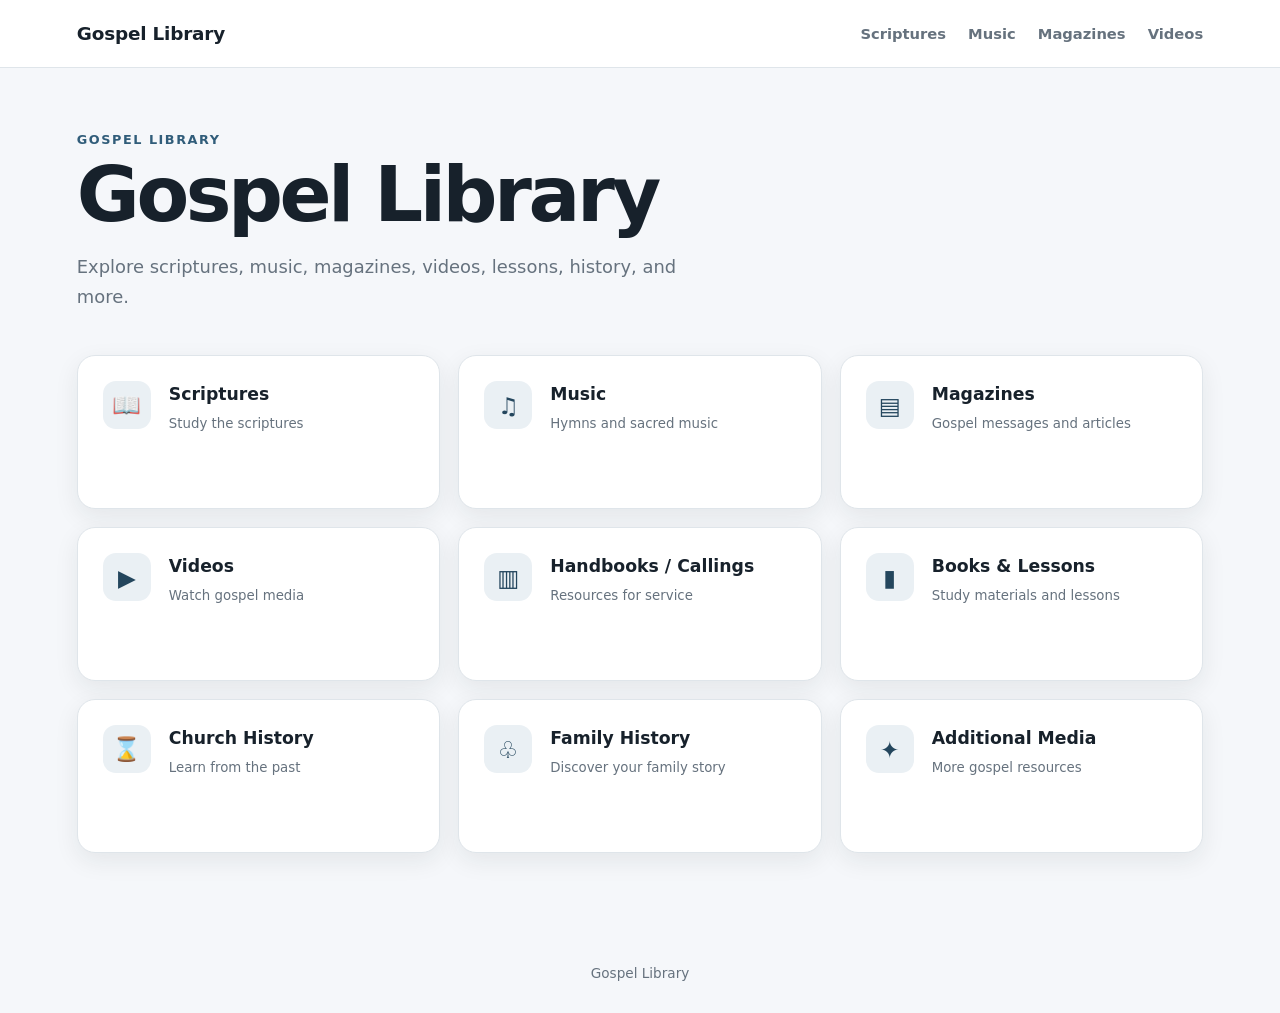
<file: index.html>
<!DOCTYPE html>
<html lang="en">
<head>
  <meta charset="UTF-8">
  <meta name="viewport" content="width=device-width, initial-scale=1.0">
  <title>Gospel Library</title>
  <link rel="stylesheet" href="styles.css">
  <link rel="stylesheet" href="home.css">
</head>
<body>
  <header class="site-header">
    <a class="brand" href="index.html">Gospel Library</a>
    <nav class="main-nav" aria-label="Main navigation">
      <a href="scriptures.html">Scriptures</a>
      <a href="music.html">Music</a>
      <a href="magazines.html">Magazines</a>
      <a href="videos.html">Videos</a>
    </nav>
  </header>

  <main class="home">
    <section class="hero">
      <p class="eyebrow">Gospel Library</p>
      <h1>Gospel Library</h1>
      <p class="hero-text">Explore scriptures, music, magazines, videos, lessons, history, and more.</p>
    </section>

    <section class="card-grid" aria-label="Gospel Library collections">
      <a class="library-card scriptures-card" href="scriptures.html">
        <span class="card-icon">📖</span>
        <span><strong>Scriptures</strong><small>Study the scriptures</small></span>
      </a>
      <a class="library-card music-card" href="music.html">
        <span class="card-icon">♫</span>
        <span><strong>Music</strong><small>Hymns and sacred music</small></span>
      </a>
      <a class="library-card magazine-card" href="magazines.html">
        <span class="card-icon">▤</span>
        <span><strong>Magazines</strong><small>Gospel messages and articles</small></span>
      </a>
      <a class="library-card videos-card" href="videos.html">
        <span class="card-icon">▶</span>
        <span><strong>Videos</strong><small>Watch gospel media</small></span>
      </a>
      <a class="library-card handbooks-card" href="handbooks.html">
        <span class="card-icon">▥</span>
        <span><strong>Handbooks / Callings</strong><small>Resources for service</small></span>
      </a>
      <a class="library-card books-card" href="books.html">
        <span class="card-icon">▮</span>
        <span><strong>Books &amp; Lessons</strong><small>Study materials and lessons</small></span>
      </a>
      <a class="library-card history-card" href="church-history.html">
        <span class="card-icon">⌛</span>
        <span><strong>Church History</strong><small>Learn from the past</small></span>
      </a>
      <a class="library-card family-card" href="family-history.html">
        <span class="card-icon">♧</span>
        <span><strong>Family History</strong><small>Discover your family story</small></span>
      </a>
      <a class="library-card media-card" href="#">
        <span class="card-icon">✦</span>
        <span><strong>Additional Media</strong><small>More gospel resources</small></span>
      </a>
    </section>
  </main>

  <footer class="site-footer">Gospel Library</footer>
</body>
</html>
</file>
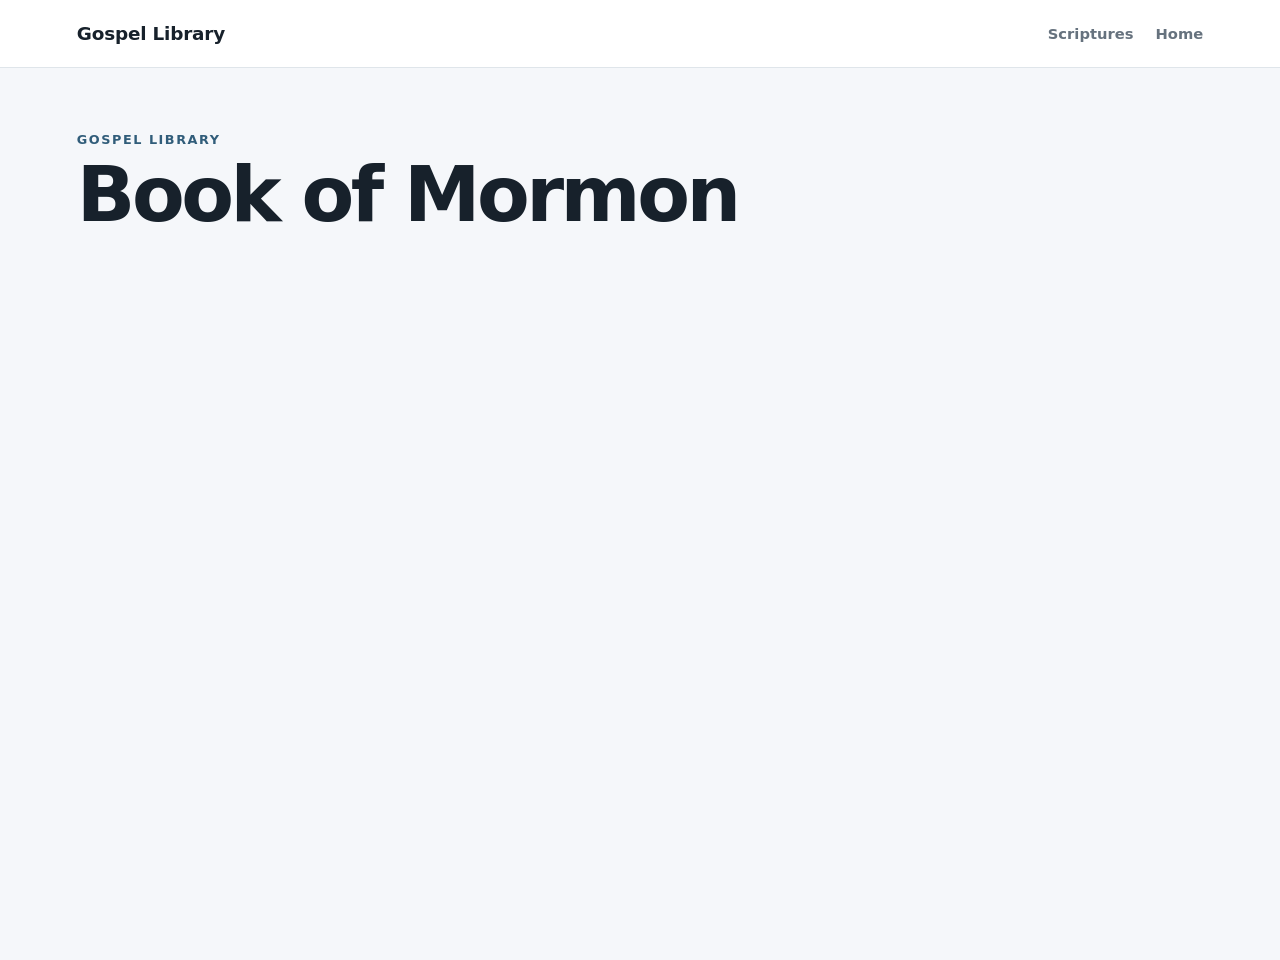
<file: bom.html>
<!DOCTYPE html>
<html lang="en">
<head>
  <meta charset="UTF-8">
  <meta name="viewport" content="width=device-width, initial-scale=1.0">
  <title>Gospel Library</title>
  <link rel="stylesheet" href="styles.css">
  <link rel="stylesheet" href="home.css">
</head>
<body>
  <header class="site-header">
    <a class="brand" href="index.html">Gospel Library</a>
    <nav class="main-nav" aria-label="Main navigation">
      <a href="scriptures.html">Scriptures</a>
      <a href="index.html">Home</a>
    </nav>
  </header>

  <main class="home">
    <section class="hero">
      <p class="eyebrow">Gospel Library</p>
      <h1>Book of Mormon</h1>
    </section>
    
    
<iframe src="https://codehs.com/uploads/5071c4f83218a25461b2760357668795" width="100%" height="600px" style="border: none;">
  This browser does not support embedded PDFs.
</iframe>
</file>
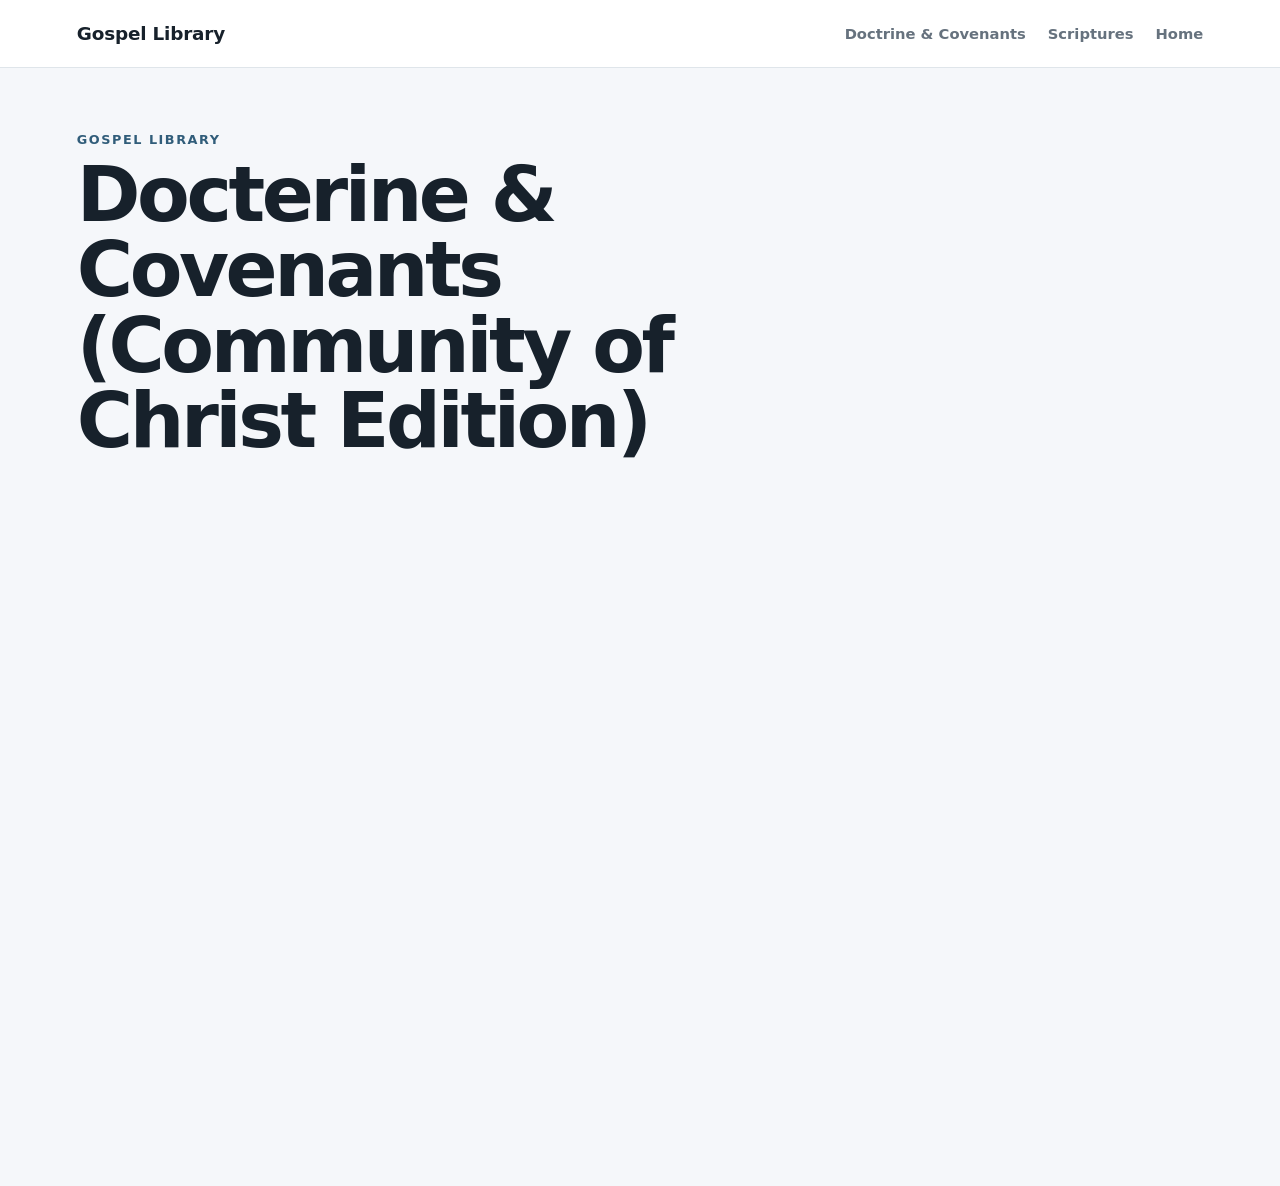
<file: coc-dc.html>
<!DOCTYPE html>
<html lang="en">
<head>
  <meta charset="UTF-8">
  <meta name="viewport" content="width=device-width, initial-scale=1.0">
  <title>Gospel Library</title>
  <link rel="stylesheet" href="styles.css">
  <link rel="stylesheet" href="home.css">
</head>
<body>
  <header class="site-header">
    <a class="brand" href="index.html">Gospel Library</a>
    <nav class="main-nav" aria-label="Main navigation">
      <a href="dc.html">Doctrine & Covenants</a>
      <a href="scriptures.html">Scriptures</a>
      <a href="index.html">Home</a>
    </nav>
  </header>

  <main class="home">
    <section class="hero">
      <p class="eyebrow">Gospel Library</p>
      <h1>Docterine & Covenants (Community of Christ Edition)</h1>
    </section>
    
    
<iframe src="https://codehs.com/uploads/20478311628b9445dafcf3e50afa5e48" width="100%" height="600px" style="border: none;">
  This browser does not support embedded PDFs.
</iframe>
</file>
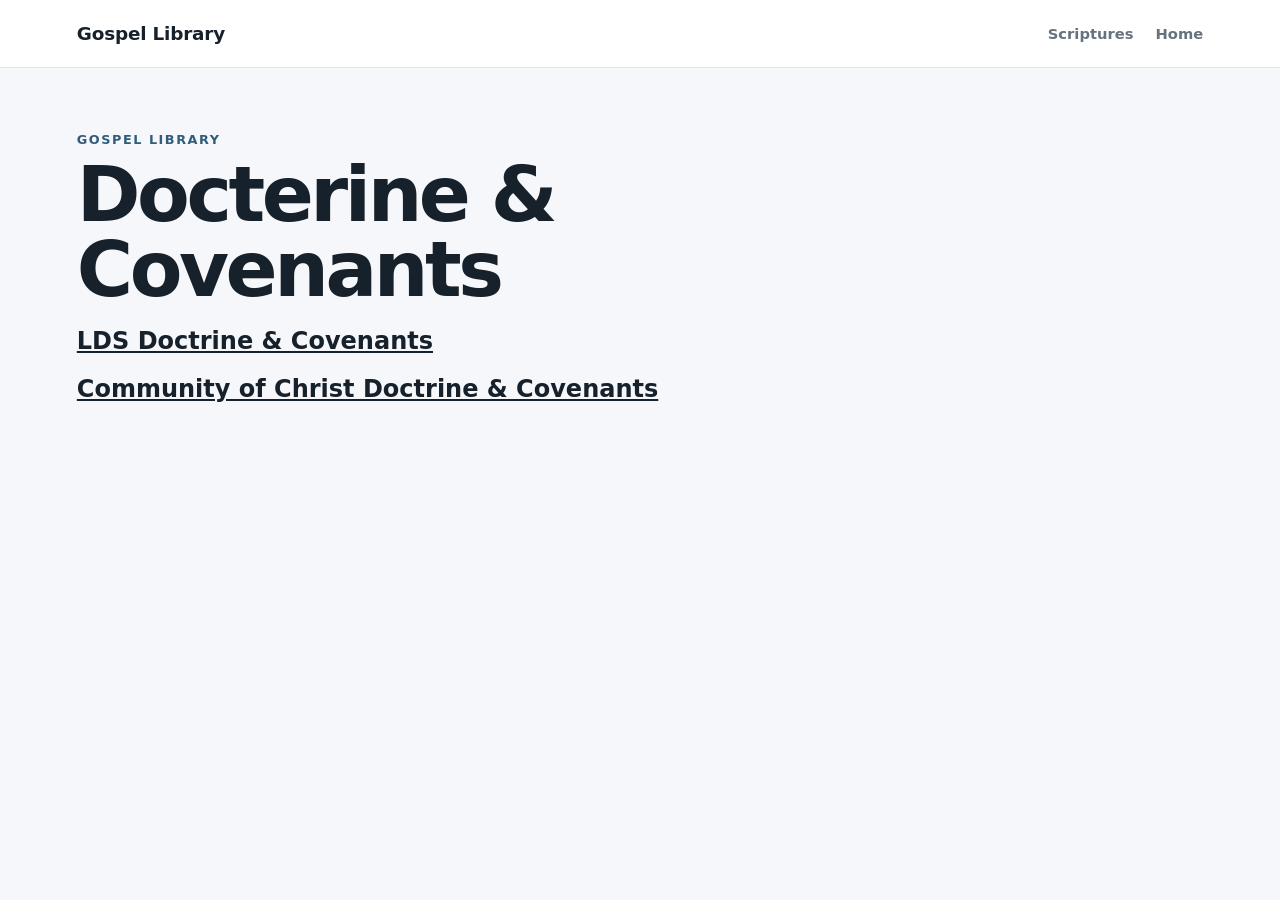
<file: dc.html>
<!DOCTYPE html>
<html lang="en">
<head>
  <meta charset="UTF-8">
  <meta name="viewport" content="width=device-width, initial-scale=1.0">
  <title>Gospel Library</title>
  <link rel="stylesheet" href="styles.css">
  <link rel="stylesheet" href="home.css">
</head>
<body>
  <header class="site-header">
    <a class="brand" href="index.html">Gospel Library</a>
    <nav class="main-nav" aria-label="Main navigation">
      <a href="scriptures.html">Scriptures</a>
      <a href="index.html">Home</a>
    </nav>
  </header>

  <main class="home">
    <section class="hero">
      <p class="eyebrow">Gospel Library</p>
      <h1>Docterine & Covenants</h1>
      
      <a href="lds-dc.html"> <h2>LDS Doctrine & Covenants</h2></a>
      <a href="coc-dc.html"> <h2>Community of Christ Doctrine & Covenants</h2></a>

    </section>
    
</body>
</file>
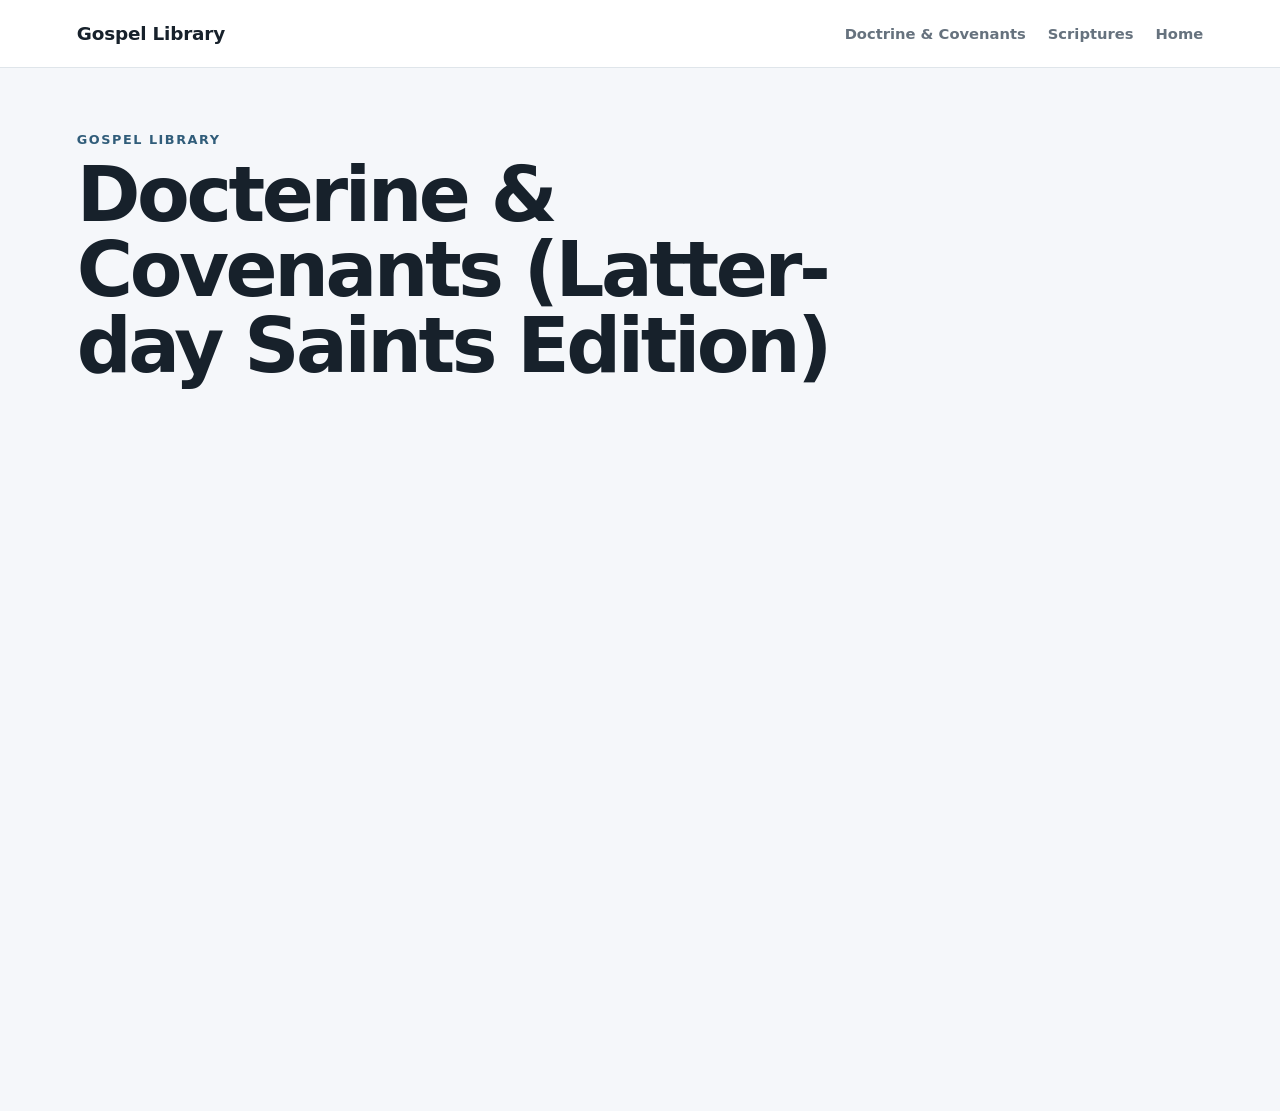
<file: lds-dc.html>
<!DOCTYPE html>
<html lang="en">
<head>
  <meta charset="UTF-8">
  <meta name="viewport" content="width=device-width, initial-scale=1.0">
  <title>Gospel Library</title>
  <link rel="stylesheet" href="styles.css">
  <link rel="stylesheet" href="home.css">
</head>
<body>
  <header class="site-header">
    <a class="brand" href="index.html">Gospel Library</a>
    <nav class="main-nav" aria-label="Main navigation">
      <a href="dc.html">Doctrine & Covenants</a>
      <a href="scriptures.html">Scriptures</a>
      <a href="index.html">Home</a>
    </nav>
  </header>

  <main class="home">
    <section class="hero">
      <p class="eyebrow">Gospel Library</p>
      <h1>Docterine & Covenants (Latter-day Saints Edition)</h1>
    </section>
    
    
<iframe src="https://codehs.com/uploads/20478311628b9445dafcf3e50afa5e48" width="100%" height="600px" style="border: none;">
  This browser does not support embedded PDFs.
</iframe>
</file>
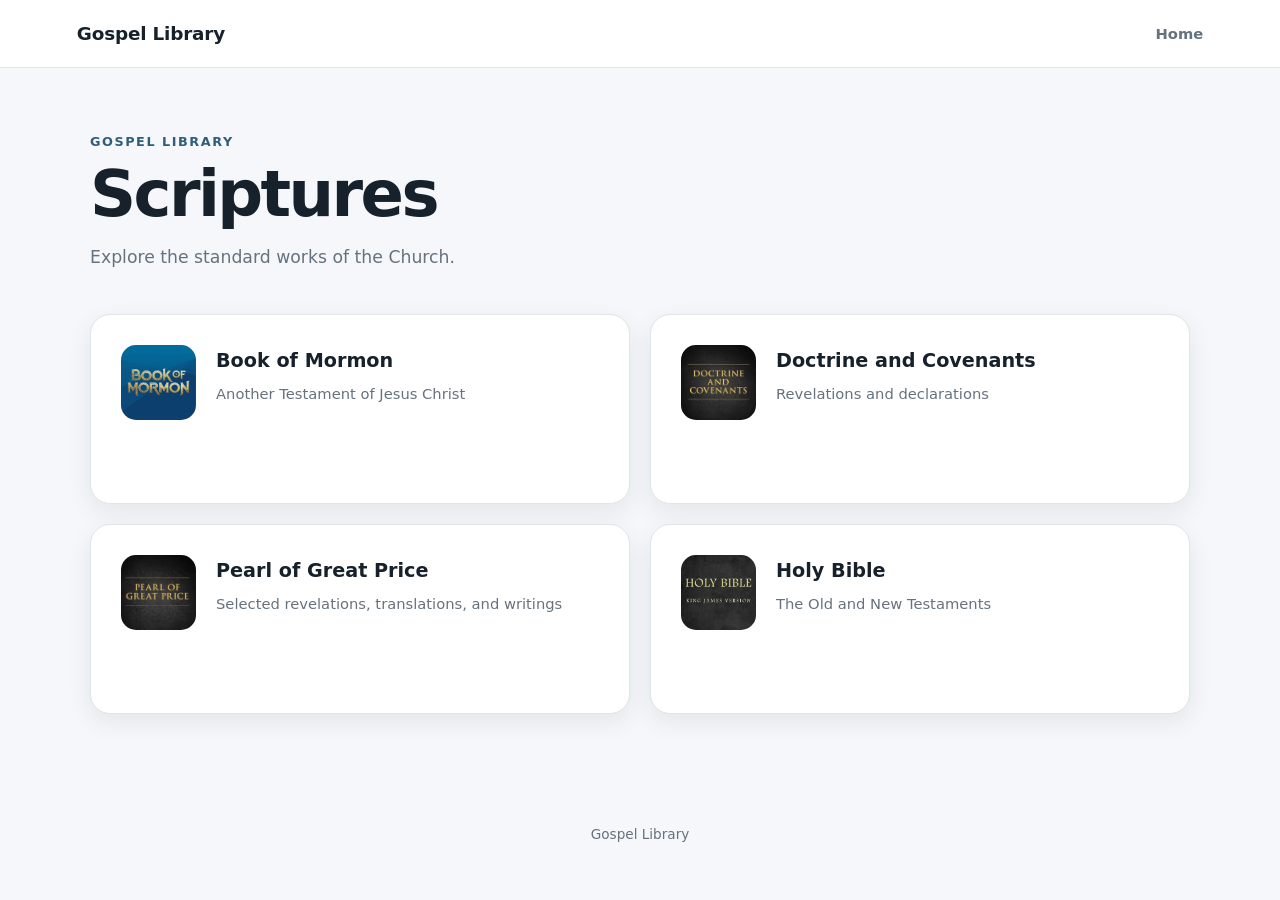
<file: scriptures.html>
<!DOCTYPE html>
<html lang="en">
<head>
  <meta charset="UTF-8">
  <meta name="viewport" content="width=device-width, initial-scale=1.0">
  <title>Scriptures — Gospel Library</title>

  <link rel="stylesheet" href="styles.css">
  <link rel="stylesheet" href="scriptures.css">
</head>

<body>

  <header class="site-header">
    <a class="brand" href="index.html">Gospel Library</a>

    <nav class="main-nav" aria-label="Main navigation">
      <a href="index.html">Home</a>
    </nav>
  </header>


  <main class="scriptures-page">

    <section class="page-heading">
      <p class="eyebrow">Gospel Library</p>

      <h1>Scriptures</h1>

      <p>
        Explore the standard works of the Church.
      </p>
    </section>


    <section class="scripture-grid">

      <a class="scripture-card" href="bom.html">
        <div class="scripture-icon"><img src="bom.png" alt="Book of Mormon"></div>
        <div class="scripture-card-content">
          <h2>Book of Mormon</h2>

          <p>
            Another Testament of Jesus Christ
          </p>
        </div>
      </a>


      <a class="scripture-card" href="dc.html">
        <div class="scripture-icon"><img src="dc.png" alt="Docterine & Covenants"></div>
        <div class="scripture-card-content">
          <h2>Doctrine and Covenants</h2>

          <p>
            Revelations and declarations
          </p>
        </div>
      </a>


      <a class="scripture-card" href="#">
        <div class="scripture-icon"><img src="pgp.png" alt="Pearl of Great Price"></div>
        <div class="scripture-card-content">
          <h2>Pearl of Great Price</h2>

          <p>
            Selected revelations, translations, and writings
          </p>
        </div>
      </a>


      <a class="scripture-card" href="#">
       <div class="scripture-icon"><img src="bible.png" alt="The Holy Bible"></div>
        <div class="scripture-card-content">
          <h2>Holy Bible</h2>

          <p>
            The Old and New Testaments
          </p>
        </div>
      </a>

    </section>

  </main>


  <footer class="site-footer">
    Gospel Library
  </footer>

</body>
</html>
</file>
<file: styles.css>
* { box-sizing: border-box; }

:root {
  --bg: #f5f7fa;
  --surface: #ffffff;
  --text: #17212b;
  --muted: #66727e;
  --border: #dfe5ea;
  --accent: #315d7a;
  --accent-dark: #24465d;
  --shadow: 0 8px 24px rgba(23, 33, 43, 0.08);
}

html { scroll-behavior: smooth; }

body {
  margin: 0;
  min-height: 100vh;
  font-family: system-ui, -apple-system, BlinkMacSystemFont, "Segoe UI", sans-serif;
  color: var(--text);
  background: var(--bg);
}

a { color: inherit; }

.site-header {
  min-height: 68px;
  padding: 0 6vw;
  display: flex;
  align-items: center;
  justify-content: space-between;
  gap: 24px;
  background: var(--surface);
  border-bottom: 1px solid var(--border);
}

.brand {
  font-size: 1.15rem;
  font-weight: 750;
  text-decoration: none;
  letter-spacing: -0.01em;
}

.main-nav {
  display: flex;
  flex-wrap: wrap;
  gap: 22px;
}

.main-nav a {
  color: var(--muted);
  text-decoration: none;
  font-size: 0.92rem;
  font-weight: 600;
}

.main-nav a:hover { color: var(--accent); }

.site-footer {
  padding: 32px 6vw;
  color: var(--muted);
  text-align: center;
  font-size: 0.85rem;
}
</file>
<file: home.css>
.home {
  width: min(1180px, 88vw);
  margin: 0 auto;
  padding: 64px 0 80px;
}

.hero {
  max-width: 760px;
  margin-bottom: 44px;
}

.eyebrow {
  margin: 0 0 10px;
  color: var(--accent);
  font-size: 0.8rem;
  font-weight: 800;
  letter-spacing: 0.12em;
  text-transform: uppercase;
}

.hero h1 {
  margin: 0;
  font-size: clamp(2.5rem, 6vw, 4.8rem);
  line-height: 0.98;
  letter-spacing: -0.045em;
}

.hero-text {
  margin: 20px 0 0;
  max-width: 620px;
  color: var(--muted);
  font-size: 1.12rem;
  line-height: 1.65;
}

.card-grid {
  display: grid;
  grid-template-columns: repeat(3, minmax(0, 1fr));
  gap: 18px;
}

.library-card {
  min-height: 154px;
  padding: 25px;
  display: flex;
  align-items: flex-start;
  gap: 18px;
  background: var(--surface);
  border: 1px solid var(--border);
  border-radius: 18px;
  box-shadow: var(--shadow);
  text-decoration: none;
  transition: transform 160ms ease, box-shadow 160ms ease, border-color 160ms ease;
}

.library-card:hover {
  transform: translateY(-4px);
  border-color: #bdcbd5;
  box-shadow: 0 14px 32px rgba(23, 33, 43, 0.12);
}

.card-icon {
  width: 48px;
  height: 48px;
  flex: 0 0 48px;
  display: grid;
  place-items: center;
  border-radius: 13px;
  background: #eaf0f4;
  color: var(--accent-dark);
  font-size: 1.45rem;
  font-weight: 700;
}

.library-card strong {
  display: block;
  margin-top: 2px;
  font-size: 1.08rem;
  line-height: 1.35;
}

.library-card small {
  display: block;
  margin-top: 7px;
  color: var(--muted);
  line-height: 1.45;
}

@media (max-width: 850px) {
  .card-grid { grid-template-columns: repeat(2, minmax(0, 1fr)); }
}

@media (max-width: 560px) {
  .site-header {
    padding: 18px 6vw;
    align-items: flex-start;
    flex-direction: column;
  }
  .main-nav { gap: 12px 18px; }
  .home { padding-top: 44px; }
  .card-grid { grid-template-columns: 1fr; }
  .library-card { min-height: 130px; }
}
</file>
<file: scriptures.css>
/* ========================================
   Scriptures Page
   ======================================== */

.scriptures-page {
  width: min(1100px, 88vw);
  margin: 0 auto;
  padding: 64px 0 80px;
}


/* Page heading */

.page-heading {
  max-width: 760px;
  margin-bottom: 42px;
}

.page-heading .eyebrow {
  margin: 0 0 10px;

  color: var(--accent);

  font-size: 0.8rem;
  font-weight: 800;

  letter-spacing: 0.12em;
  text-transform: uppercase;
}

.page-heading h1 {
  margin: 0;

  font-size: clamp(2.5rem, 5vw, 4rem);
  line-height: 1;

  letter-spacing: -0.04em;
}

.page-heading p {
  margin: 18px 0 0;

  color: var(--muted);

  font-size: 1.08rem;
  line-height: 1.6;
}


/* Scripture cards */

.scripture-grid {
  display: grid;

  grid-template-columns:
    repeat(2, minmax(0, 1fr));

  gap: 20px;
}


.scripture-card {
  min-height: 190px;

  padding: 30px;

  display: flex;
  align-items: flex-start;

  gap: 20px;

  background: var(--surface);

  border: 1px solid var(--border);
  border-radius: 20px;

  box-shadow: var(--shadow);

  text-decoration: none;

  transition:
    transform 160ms ease,
    box-shadow 160ms ease,
    border-color 160ms ease;
}


.scripture-card:hover {
  transform: translateY(-4px);

  border-color: #bdcbd5;

  box-shadow:
    0 14px 32px rgba(23, 33, 43, 0.12);
}


/* Card icon */

.scripture-icon {
  width: 75px;
  height: 75px;

  flex: 0 0 58px;

  display: grid;
  place-items: center;

  border-radius: 15px;

  background: #eaf0f4;

  color: var(--accent-dark);

  font-size: 1.65rem;
}
.scripture-icon img{
  width: 75px;
  height: 75px;

  flex: 0 0 58px;

  display: grid;
  place-items: center;

  border-radius: 15px;

  background: #eaf0f4;

  color: var(--accent-dark);

  font-size: 1.65rem;
}


/* Card text */

.scripture-card-content {
  min-width: 0;
}

.scripture-card h2 {
  margin: 3px 0 0;

  font-size: 1.2rem;
  line-height: 1.35;
}

.scripture-card p {
  margin: 9px 0 0;

  color: var(--muted);

  font-size: 0.92rem;
  line-height: 1.5;
}


/* Mobile */

@media (max-width: 650px) {

  .scriptures-page {
    padding-top: 44px;
  }

  .scripture-grid {
    grid-template-columns: 1fr;
  }

  .scripture-card {
    min-height: 155px;

    padding: 24px;
  }

}
</file>
